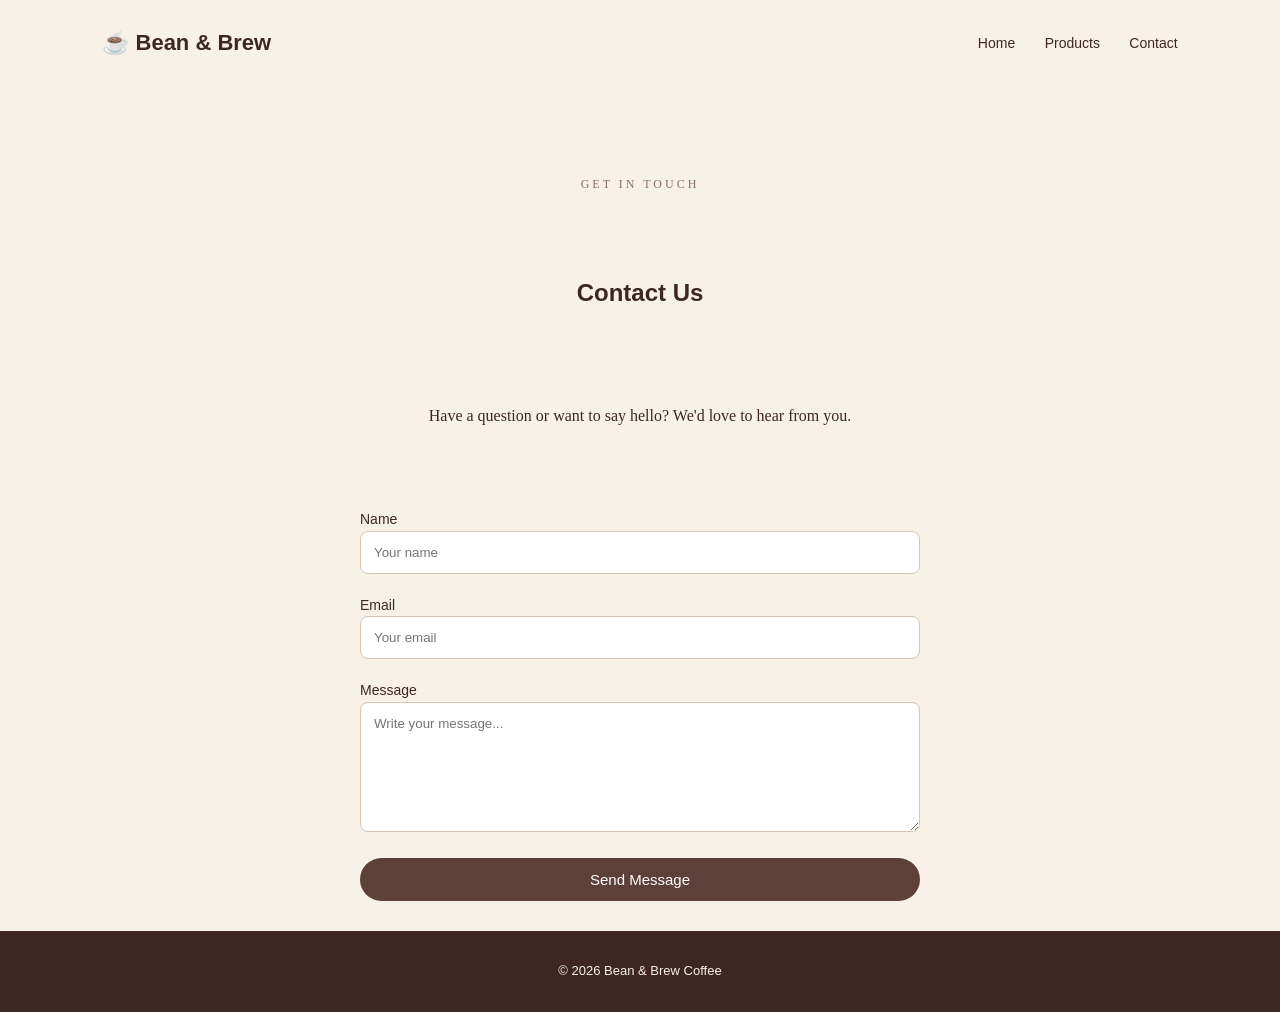
<file: contact.html>
<!DOCTYPE html>
<html lang="en">
<head>
    <meta charset="UTF-8">
    <meta name="viewport" content="width=device-width, initial-scale=1.0">
    <title>Bean & Brew | Contact</title>
    <link rel="stylesheet" href="style.css">
</head>

<body>

    <header>
        <nav>
            <div class="logo">☕ Bean & Brew</div>

            <div class="nav-links">
                <a href="index.html">Home</a>
                <a href="product.html">Products</a>
                <a href="contact.html">Contact</a>
            </div>
        </nav>
    </header>


    <main>

        <section class="contact">

            <p class="subtitle">GET IN TOUCH</p>

            <h1>Contact Us</h1>

            <p>
                Have a question or want to say hello?
                We'd love to hear from you.
            </p>


            <form>

                <label>Name</label>
                <input type="text" placeholder="Your name">


                <label>Email</label>
                <input type="email" placeholder="Your email">


                <label>Message</label>
                <textarea placeholder="Write your message..."></textarea>


                <button type="submit">Send Message</button>

            </form>

        </section>

    </main>


    <footer>
        <p>© 2026 Bean & Brew Coffee</p>
    </footer>

</body>
</html>
</file>
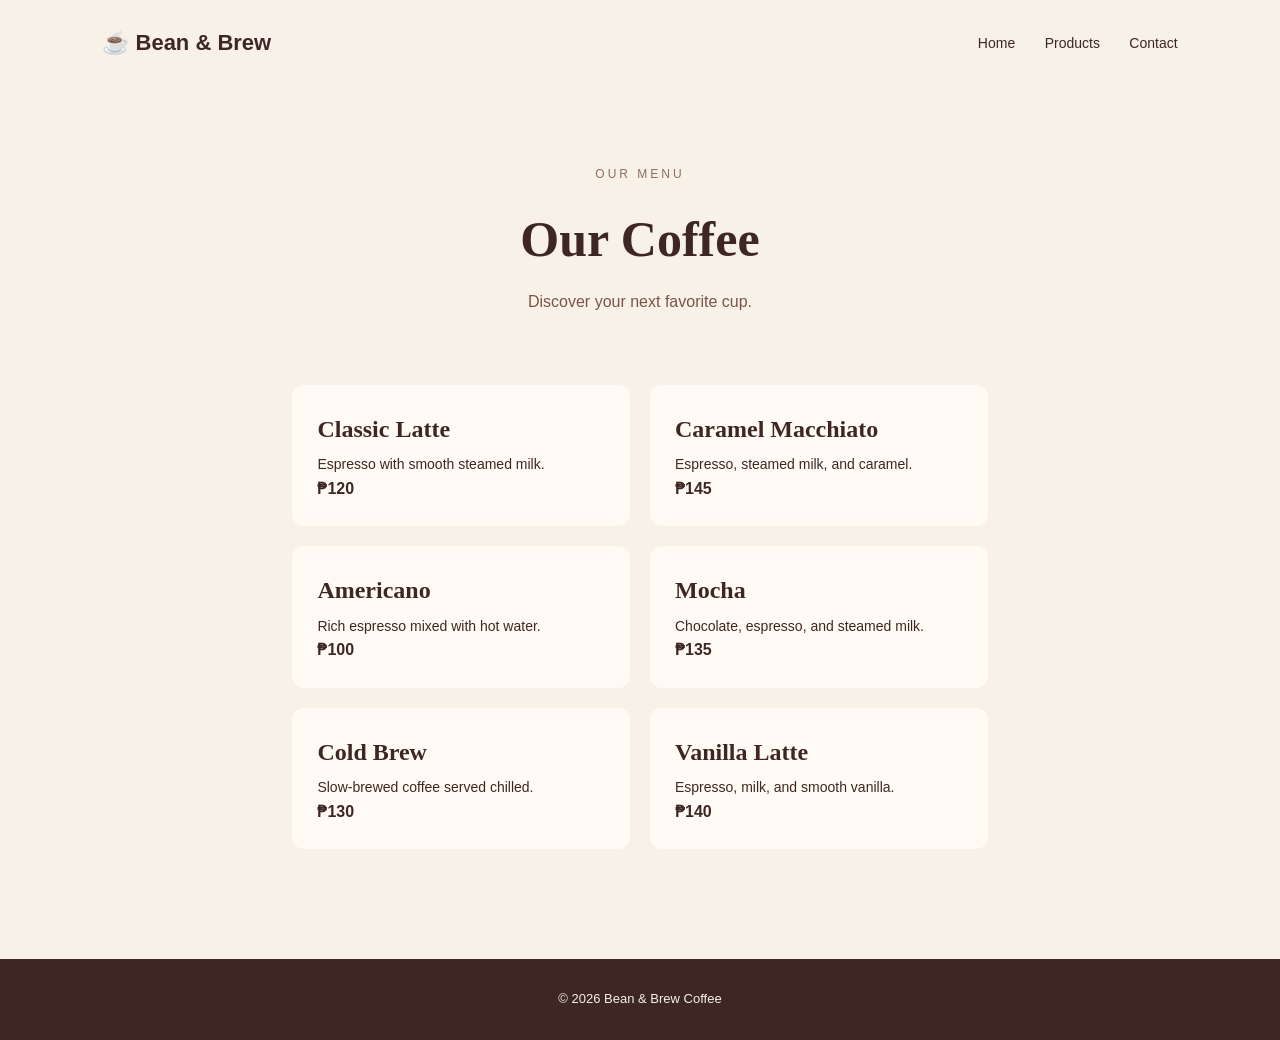
<file: product.html>
<!DOCTYPE html>
<html lang="en">
<head>
    <meta charset="UTF-8">
    <meta name="viewport" content="width=device-width, initial-scale=1.0">
    <title>Bean & Brew | Products</title>
    <link rel="stylesheet" href="style.css">
</head>

<body>

    <header>
        <nav>
            <div class="logo">☕ Bean & Brew</div>

            <div class="nav-links">
                <a href="index.html">Home</a>
                <a href="product.html">Products</a>
                <a href="contact.html">Contact</a>
            </div>
        </nav>
    </header>


    <main>

        <section class="page-title">
            <p class="subtitle">OUR MENU</p>

            <h1>Our Coffee</h1>

            <p>
                Discover your next favorite cup.
            </p>
        </section>


        <section class="menu">

            <div class="menu-item">
                <h2>Classic Latte</h2>
                <p>Espresso with smooth steamed milk.</p>
                <strong>₱120</strong>
            </div>


            <div class="menu-item">
                <h2>Caramel Macchiato</h2>
                <p>Espresso, steamed milk, and caramel.</p>
                <strong>₱145</strong>
            </div>


            <div class="menu-item">
                <h2>Americano</h2>
                <p>Rich espresso mixed with hot water.</p>
                <strong>₱100</strong>
            </div>


            <div class="menu-item">
                <h2>Mocha</h2>
                <p>Chocolate, espresso, and steamed milk.</p>
                <strong>₱135</strong>
            </div>


            <div class="menu-item">
                <h2>Cold Brew</h2>
                <p>Slow-brewed coffee served chilled.</p>
                <strong>₱130</strong>
            </div>


            <div class="menu-item">
                <h2>Vanilla Latte</h2>
                <p>Espresso, milk, and smooth vanilla.</p>
                <strong>₱140</strong>
            </div>

        </section>

    </main>


    <footer>
        <p>© 2026 Bean & Brew Coffee</p>
    </footer>

</body>
</html>
</file>
<file: style.css>
* {
    margin: 0;
    padding: 0;
    box-sizing: border-box;
}

body {
    font-family: Arial, sans-serif;
    background: #f7f1e8;
    color: #3e2723;
    line-height: 1.6;
}

header {
    padding: 25px 8%;
}

nav {
    display: flex;
    justify-content: space-between;
    align-items: center;
}

.logo {
    font-size: 22px;
    font-weight: bold;
}

.nav-links a {
    text-decoration: none;
    color: #3e2723;
    margin-left: 25px;
    font-size: 14px;
}

.nav-links a:hover {
    color: #8d6e63;
}

.hero {
    text-align: center;
    padding: 100px 20px;
}

.subtitle {
    font-size: 12px;
    letter-spacing: 3px;
    color: #8d6e63;
    margin-bottom: 15px;
}

.hero h1 {
    font-family: Georgia, serif;
    font-size: 60px;
    line-height: 1.1;
    margin-bottom: 20px;
}

.hero p {
    max-width: 500px;
    margin: auto;
    color: #795548;
}

.button {
    display: inline-block;
    margin-top: 30px;
    padding: 13px 28px;
    background: #5d4037;
    color: white;
    text-decoration: none;
    border-radius: 25px;
}

.button:hover {
    background: #3e2723;
}

.featured {
    padding: 70px 8%;
    text-align: center;
}

.featured h2 {
    font-family: Georgia, serif;
    font-size: 36px;
    margin-bottom: 40px;
}

.product-container {
    display: grid;
    grid-template-columns: repeat(4, 1fr);
    gap: 25px;
}

.product-card {
    background: #fffaf3;
    padding: 25px;
    border-radius: 15px;
    text-align: left;
    transition: 0.3s;
}

.product-card:hover {
    transform: translateY(-5px);
}

.product-card img {
    width: 100%;
    height: 220px;
    object-fit: cover;
    border-radius: 12px;
    margin-bottom: 20px;
}

.product-card h3 {
    font-family: Georgia, serif;
    margin-bottom: 8px;
}

.product-card p {
    color: #795548;
    font-size: 14px;
    margin-bottom: 12px;
}

.product-card span {
    font-weight: bold;
}

.page-title {
    text-align: center;
    padding: 80px 20px 50px;
}

.page-title h1 {
    font-family: Georgia, serif;
    font-size: 50px;
    margin-bottom: 10px;
}

.page-title p:last-child {
    color: #795548;
}

.menu {
    max-width: 900px;
    margin: auto;
    padding: 20px 8% 80px;
    display: grid;
    grid-template-columns: 1fr 1fr;
    gap: 20px;
}

.menu-item {
    background: #fffaf3;
    padding: 25px;
    border-radius: 12px;
}

.menu-item h2 {
    font-family: Georgia, serif;
    margin-bottom: 5px;
}

.menu-item p {
    font-size: 14px;
}

.menu-item strong {
    display: block;
}

.contact {
    max-width: 600px;
    margin: 0 auto;
    text-align: center;
    padding: 0 20px;
}

.contact>p {
    font-family: Georgia, serif;
    padding: 20px 0 60px;
    margin: auto;
}

form {
    text-align: left;
    margin-bottom: 6px;
    font-size: 14px;
}

input,
textarea {
    width: 100%;
    padding: 13px;
    margin-bottom: 20px;
    border: 1px solid #d6c5b5;
    border-radius: 8px;
    font-family: Arial, sans-serif;
}

textarea {
    height: 130px;
}

button {
    width: 100%;
    padding: 13px;
    border: none;
    border-radius: 25px;
    background: #5d4037;
    color: white;
    cursor: pointer;
    font-size: 15px;
}

button:hover {
    background: #3e2723;
}

footer {
    text-align: center;
    padding: 30px;
    background: #3e2723;
    color: #f7f1e8;
    font-size: 13px;
    margin-top: 30px;
}

@media (max-width: 900px) {

    .product-container {
        grid-template-columns: 1fr 1fr;
    }

}

@media (max-width: 600px) {

    nav {
        flex-direction: column;
        gap: 15px;
    }

    .nav-links a {
        margin: 0 8px;
    }

    .hero h1 {
        font-size: 42px;
    }

    .product-container,
    .menu {
        grid-template-columns: 1fr;
    }

    .page-title h1,
    .contact h1 {
        font-size: 40px;
    }
}

label {
    margin-bottom: 35px;
}

.contact>p {
    font-family: Georgia, serif;
    padding: 80px 20px;
    margin: auto;
    margin-top: 10px;
}
</file>
